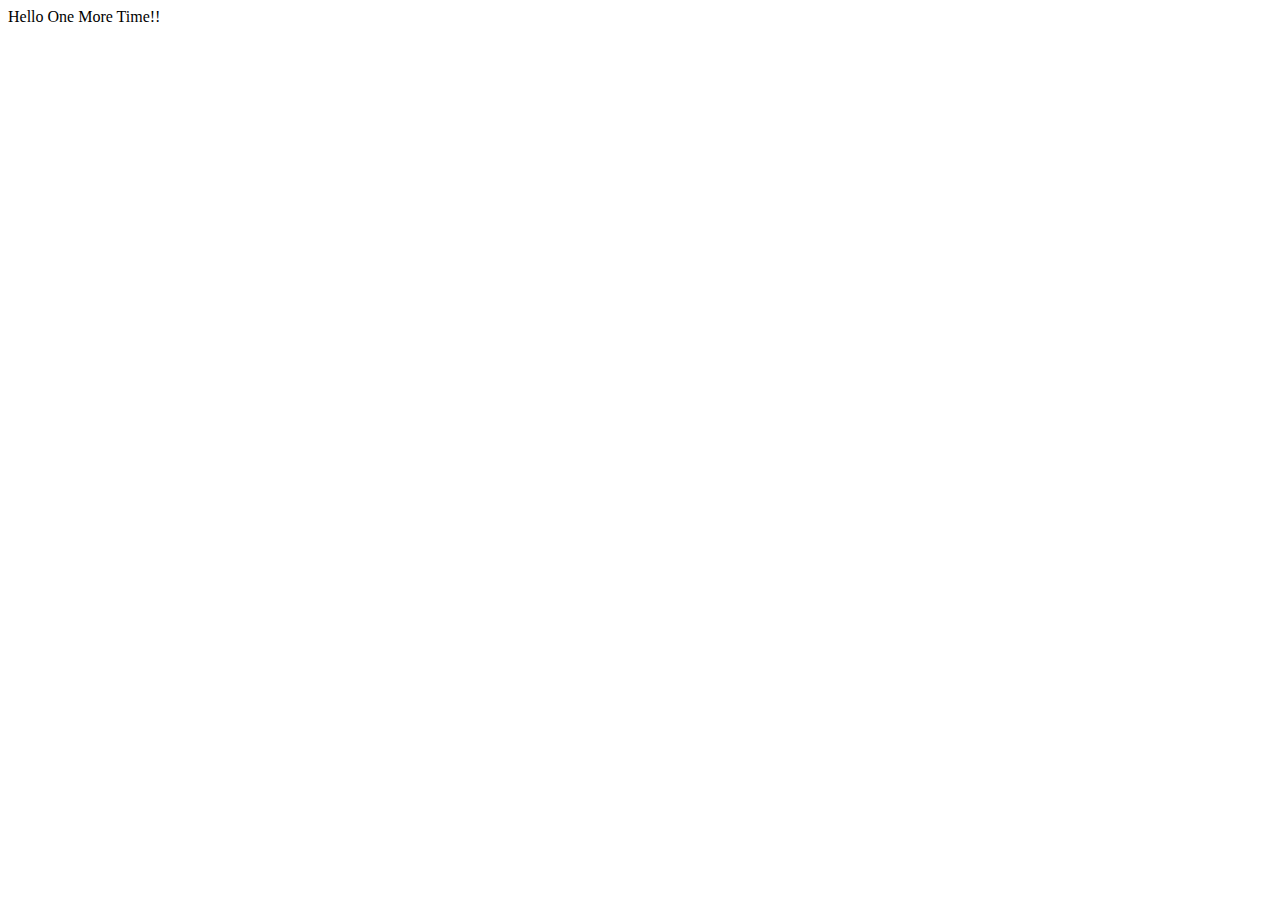
<file: index.html>
<!DOCTYPE html>
<html lang="en">
  <head>
    <link rel="shortcut icon" href="/favicon.ico" type="image/x-icon" />
    <link rel="apple-touch-icon" href="/apple-touch-icon.png" />
    <link rel="apple-touch-icon" sizes="57x57" href="/apple-touch-icon-57x57.png" />
    <link rel="apple-touch-icon" sizes="72x72" href="/apple-touch-icon-72x72.png" />
    <link rel="apple-touch-icon" sizes="76x76" href="/apple-touch-icon-76x76.png" />
    <link rel="apple-touch-icon" sizes="114x114" href="/apple-touch-icon-114x114.png" />
    <link rel="apple-touch-icon" sizes="120x120" href="/apple-touch-icon-120x120.png" />
    <link rel="apple-touch-icon" sizes="144x144" href="/apple-touch-icon-144x144.png" />
    <link rel="apple-touch-icon" sizes="152x152" href="/apple-touch-icon-152x152.png" />
    <link rel="apple-touch-icon" sizes="180x180" href="/apple-touch-icon-180x180.png" />

    <meta name="apple-mobile-web-app-title" content="TBDB App">
    <meta name="apple-mobile-web-app-capable" content="yes">
    <meta name="apple-mobile-web-app-status-bar-style" content="black-translucent">

    <meta charset="UTF-8" />
    <meta name="viewport" content="width=device-width, initial-scale=1.0" />
    <!--<link rel="manifest" href="/manifest.json">-->
    <title>Me Again</title>
  </head>
  <body>
      Hello One More Time!!
  </body>
</html>
</file>
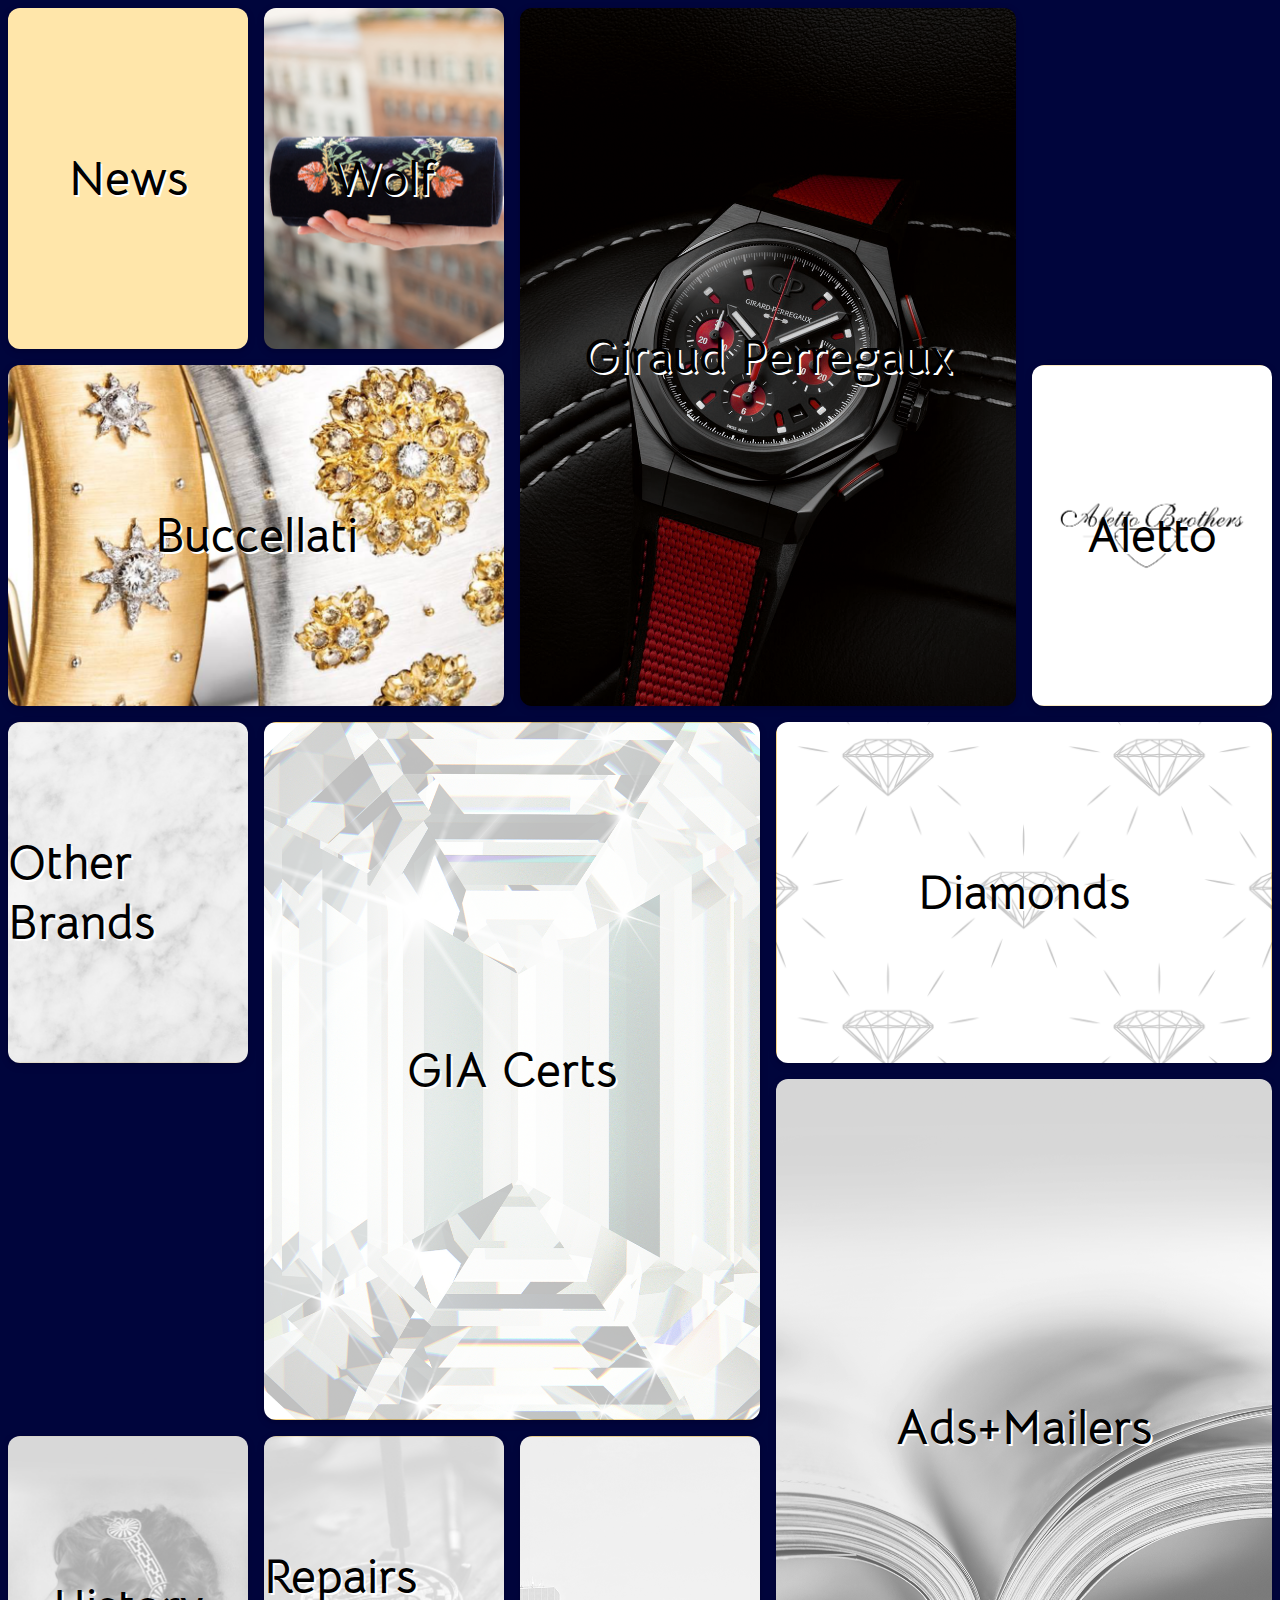
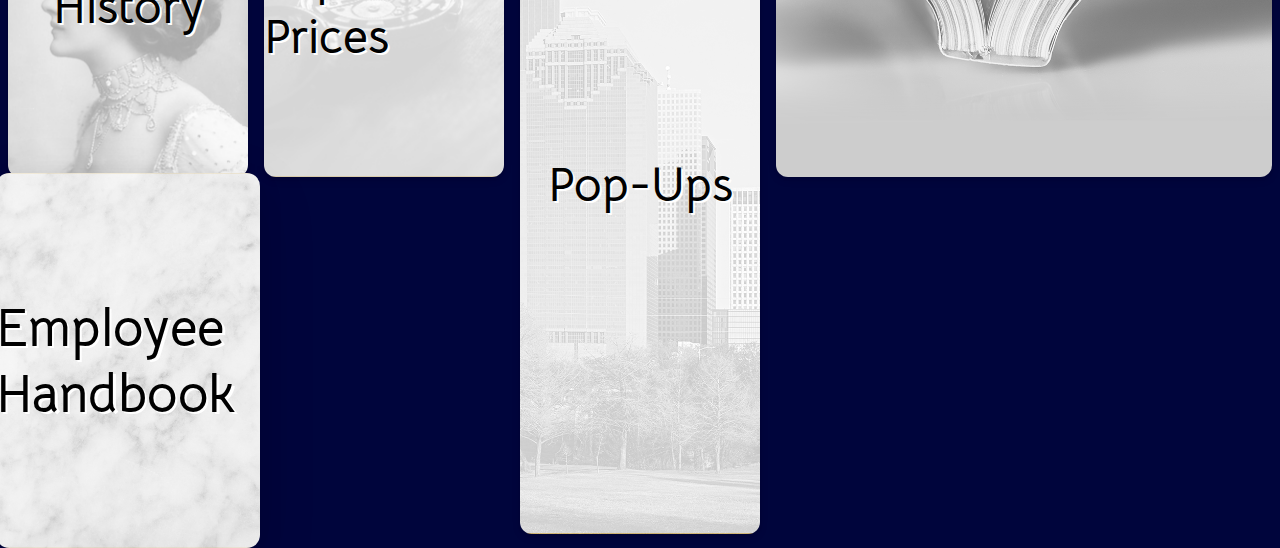
<file: main.html>
<!DOCTYPE html>
<html lang="en">
  <head>
    <meta charset="UTF-8" />
    <meta name="viewport" content="width=device-width, initial-scale=1.0" />
    <link rel="manifest" href="/manifest.webmanifest">
    <link href="https://fonts.googleapis.com/css2?family=Bellota+Text:wght@400;700&display=swap" rel="stylesheet">
    <title>Tenenbaum</title>

    <style>
      @import url('/css/base.css');
      @import url('/css/button-grid.css');
    </style>
  </head>
  <body>
    <section class="button-grid">
      <div class="card" style="background-image:url('/img/buttons/news.png')">News
        <a href="/news.html"></a>
      </div>
      <div class="card" style="background-image:url('/img/buttons/wolf.png')">Wolf
        <a href="/wolf.html"></a>
      </div>
      <div class="card card-tall card-wide" style="background-image:url('/img/buttons/gp.png')">Giraud Perregaux
        <a href="/gp.html"></a>
      </div>
      <div class="card card-wide" style="background-image:url('/img/buttons/buccellati.png')">Buccellati
        <a href="/buccellati.html"></a>
      </div>
      <div class="card" style="background-image:url('/img/buttons/aletto.png')">Aletto
        <a href="/pdf/aletto.pdf"></a>
      </div>
      <div class="card" style="background-image:url('/img/buttons/other-brands.png')">Other Brands
        <a href="/other_brands.html"></a>
      </div>
      <div class="card card-wide card-tall" style="background-image:url('/img/buttons/gia.png')">GIA Certs
        <a href="/gia.html"></a>
      </div>
      <div class="card card-wide" style="background-image:url('/img/buttons/diamonds.png')">Diamonds
        <a href="/diamonds.html"></a>
      </div>
      <div class="card card-wide card-tall" style="background-image:url('/img/buttons/ads.png')">Ads+Mailers
        <a href="/ads.html"></a>
      </div>
      <div class="card" style="background-image:url('/img/buttons/history.png')">History
        <a href="/jewelry-history.pdf"></a>
      </div>
      <div class="card" style="background-image:url('/img/buttons/repairs.png')">Repairs Prices
        <a href="/repairs-pricing.pdf"></a>
      </div>
      <div class="card card-tall" style="background-image:url('/img/buttons/popups.png')">Pop-Ups
        <a href="/Popups.html"></a>
      </div>
      <div class="card" style="background-image:url('/img/buttons/employee-handbook.png')">Employee Handbook
        <a href="/handbook.html"></a>
      </div>
    </section>
  </body>
</html>
</file>
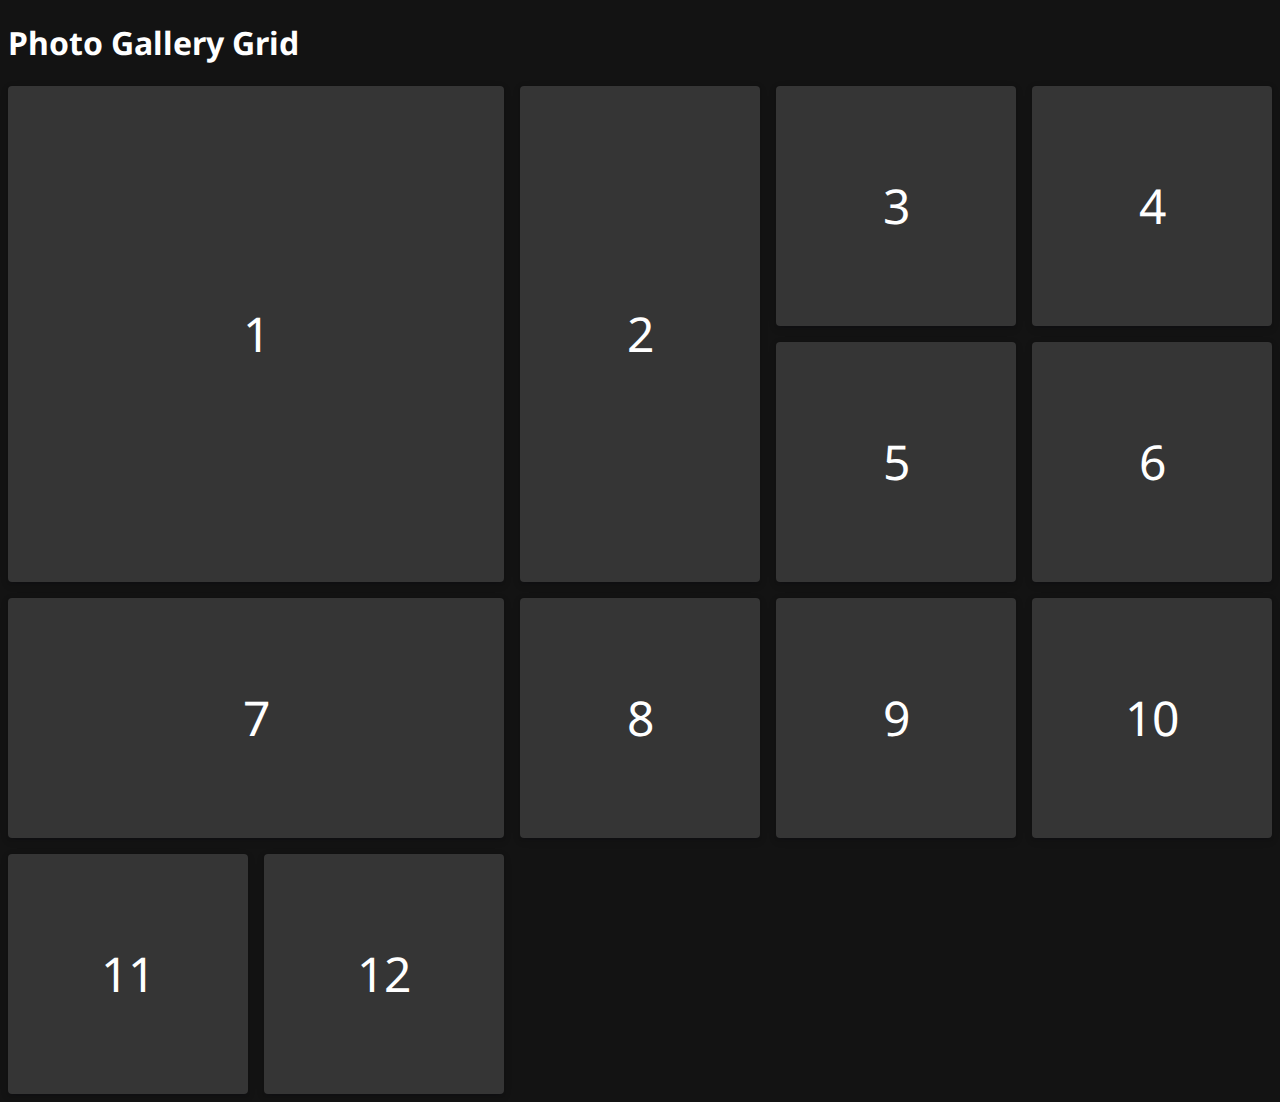
<file: demo/photo-grid.html>
<!DOCTYPE html>
<html lang="en">
  <head>
    <meta charset="UTF-8" />
    <meta name="viewport" content="width=device-width, initial-scale=1.0" />
    <title>Photo Grid</title>

    <style>
      @import url('./base.css');
      @import url('./photo-grid.css');
    </style>
  </head>
  <body>
    <h1>Photo Gallery Grid</h1>

    <div class="photo-grid">
      <div
        class="card card-tall card-wide"
        style="background-image:url('https://images.unsplash.com/photo-1558981359-219d6364c9c8?ixlib=rb-1.2.1&ixid=eyJhcHBfaWQiOjEyMDd9&auto=format&fit=crop&w=2100&q=80')"
      >
        1
      </div>
      <div
        class="card card-tall"
        style="background-image:url('https://images.unsplash.com/photo-1583585635793-0e1894c169bd?ixlib=rb-1.2.1&ixid=eyJhcHBfaWQiOjEyMDd9&auto=format&fit=crop&w=913&q=80')"
      >
        2
      </div>
      <div
        class="card"
        style="background-image:url('https://images.unsplash.com/photo-1583531172005-814191b8b6c0?ixlib=rb-1.2.1&ixid=eyJhcHBfaWQiOjEyMDd9&auto=format&fit=crop&w=975&q=80')"
      >
        3
      </div>
      <div
        class="card"
        style="background-image:url('https://images.unsplash.com/photo-1583426573939-97d09302d76a?ixlib=rb-1.2.1&ixid=eyJhcHBfaWQiOjEyMDd9&auto=format&fit=crop&w=968&q=80')"
      >
        4
      </div>
      <div
        class="card"
        style="background-image:url('https://images.unsplash.com/photo-1583532452513-a02186582ccd?ixlib=rb-1.2.1&ixid=eyJhcHBfaWQiOjEyMDd9&auto=format&fit=crop&w=1950&q=80')"
      >
        5
      </div>
      <div
        class="card"
        style="background-image:url('https://images.unsplash.com/photo-1583445013765-46c20c4a6772?ixlib=rb-1.2.1&ixid=eyJhcHBfaWQiOjEyMDd9&auto=format&fit=crop&w=1950&q=80')"
      >
        6
      </div>
      <div
        class="card card-wide"
        style="background-image:url('https://images.unsplash.com/photo-1583562835057-a62d1beffbf3?ixlib=rb-1.2.1&ixid=eyJhcHBfaWQiOjEyMDd9&auto=format&fit=crop&w=949&q=80')"
      >
        7
      </div>
      <div
        class="card"
        style="background-image:url('https://images.unsplash.com/photo-1583483425010-c566431a7710?ixlib=rb-1.2.1&ixid=eyJhcHBfaWQiOjEyMDd9&auto=format&fit=crop&w=1951&q=80')"
      >
        8
      </div>
      <div
        class="card"
        style="background-image:url('https://images.unsplash.com/photo-1583500557349-fb5238f8d946?ixlib=rb-1.2.1&ixid=eyJhcHBfaWQiOjEyMDd9&auto=format&fit=crop&w=1949&q=80')"
      >
        9
      </div>
      <div
        class="card"
        style="background-image:url('https://images.unsplash.com/photo-1583468323330-9032ad490fed?ixlib=rb-1.2.1&ixid=eyJhcHBfaWQiOjEyMDd9&auto=format&fit=crop&w=1955&q=80')"
      >
        10
      </div>
      <div
        class="card"
        style="background-image:url('https://images.unsplash.com/photo-1583425423320-2386622cd2e4?ixlib=rb-1.2.1&ixid=eyJhcHBfaWQiOjEyMDd9&auto=format&fit=crop&w=1980&q=80')"
      >
        11
      </div>
      <div
        class="card"
        style="background-image:url('https://images.unsplash.com/photo-1583518257225-f9a8081f6a84?ixlib=rb-1.2.1&ixid=eyJhcHBfaWQiOjEyMDd9&auto=format&fit=crop&w=1950&q=80')"
      >
        12
      </div>
    </div>
  </body>
</html>
</file>
